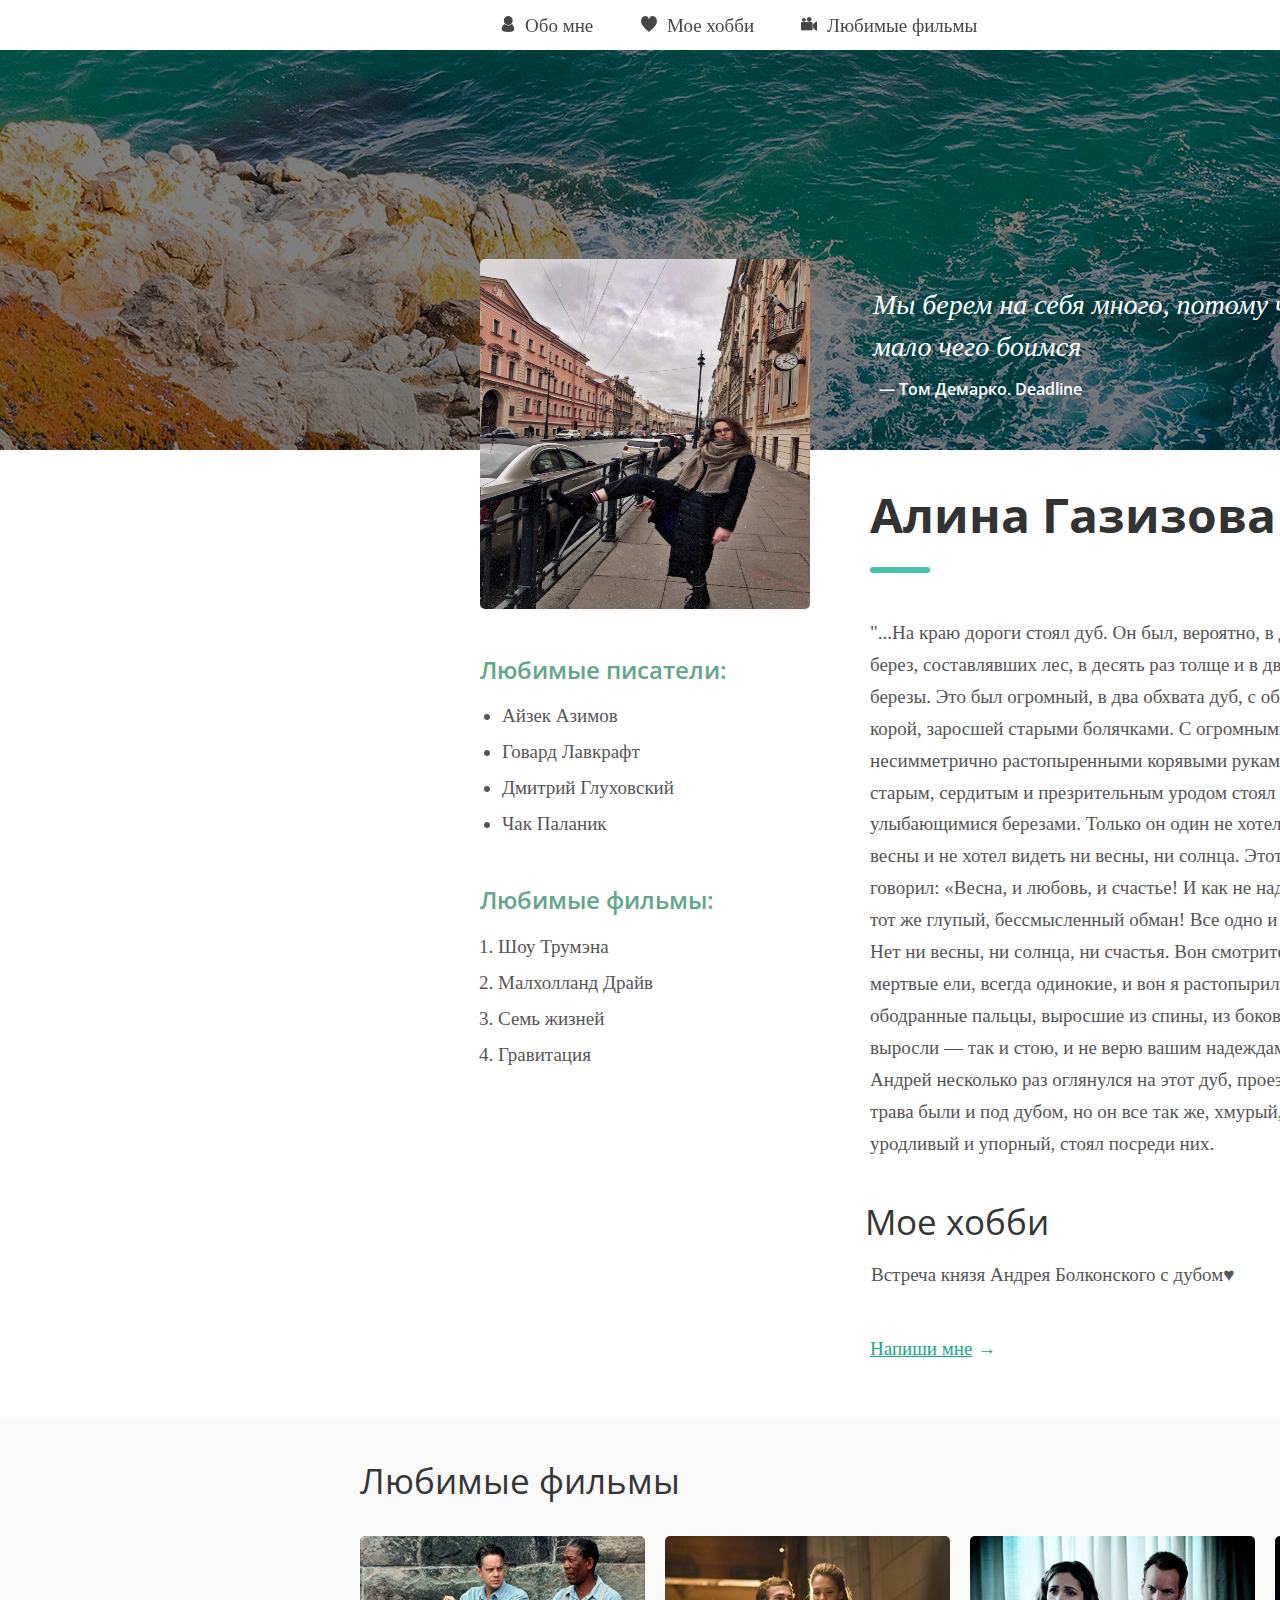
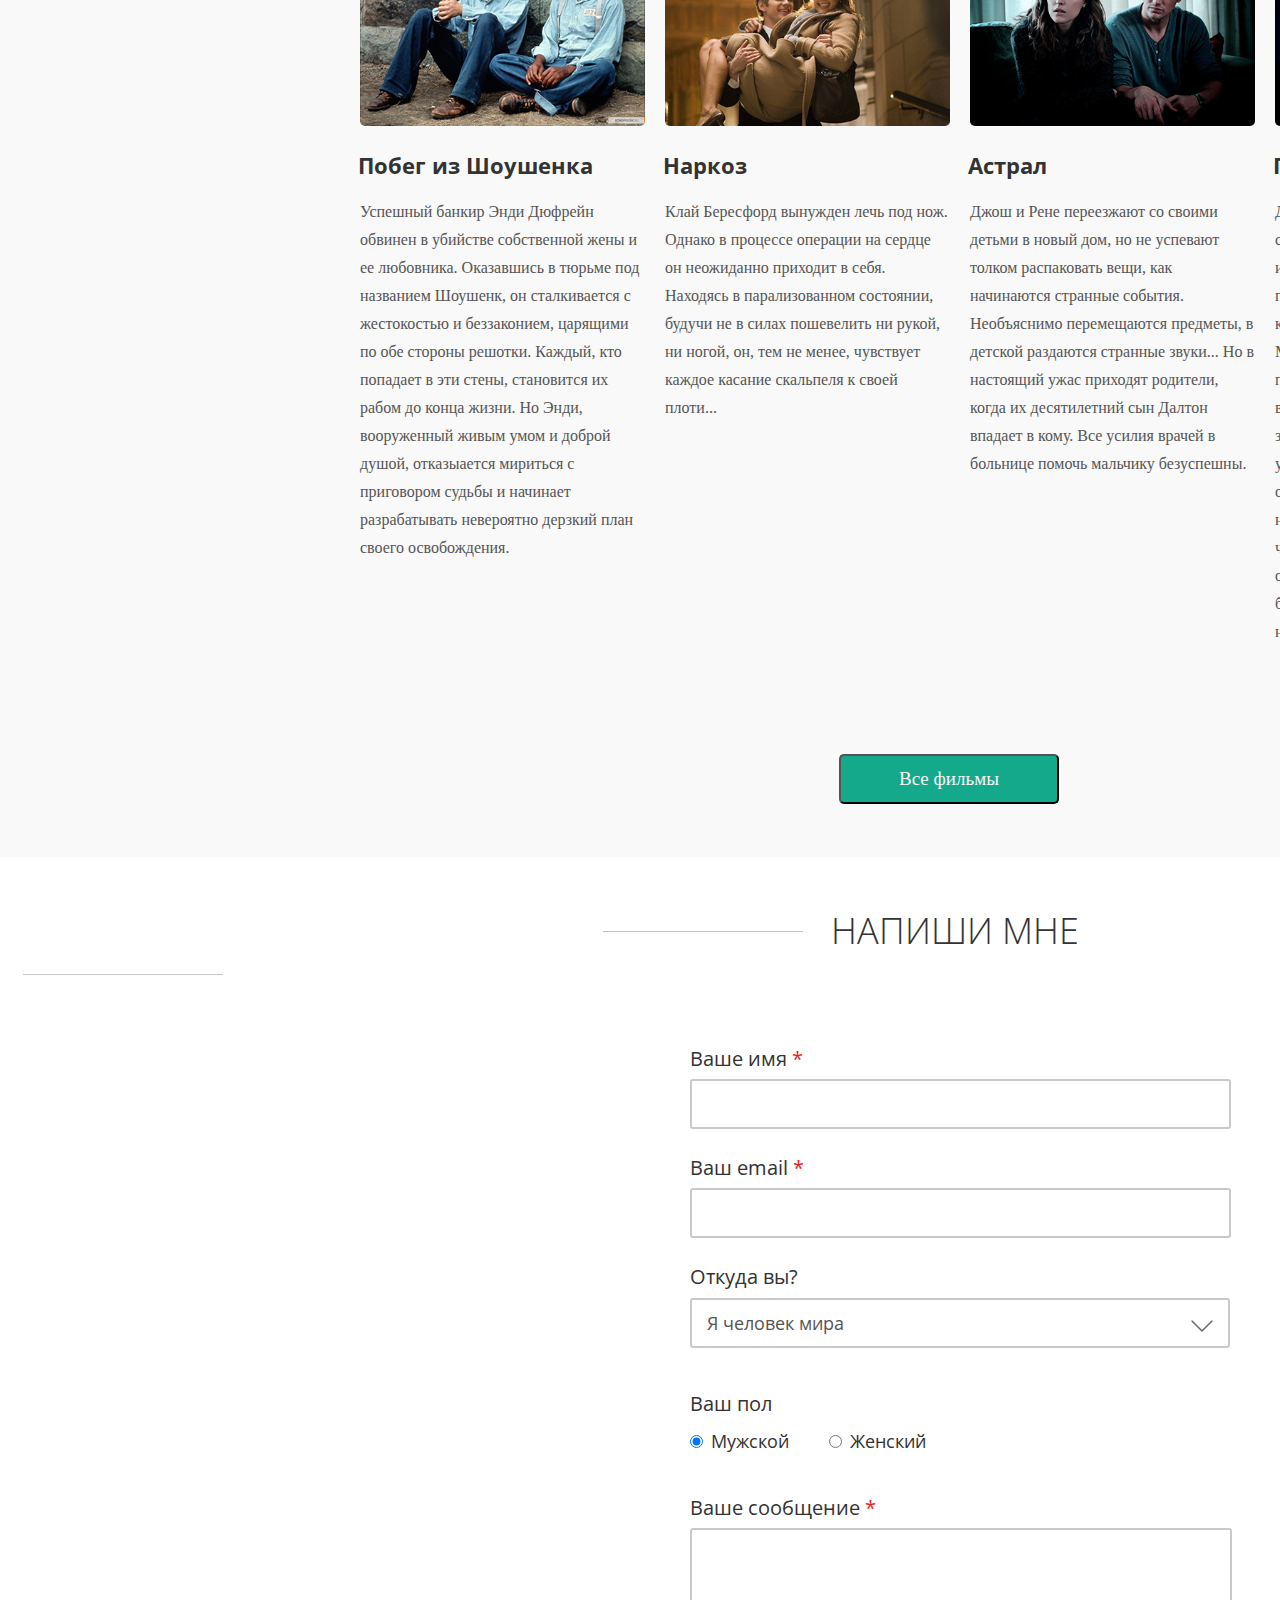
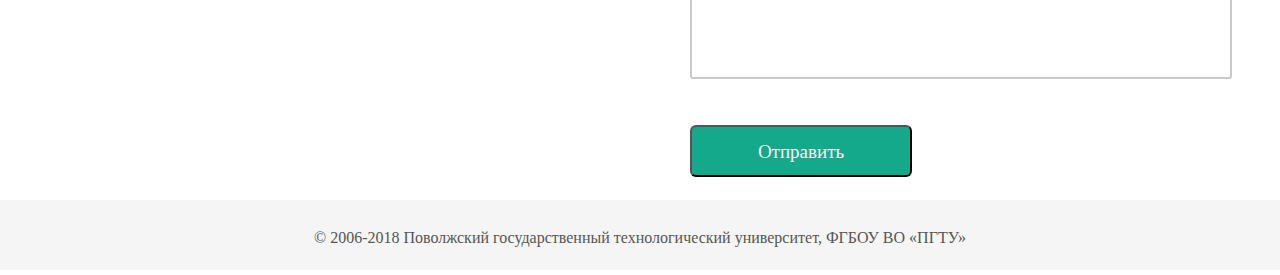
<file: lw6/index.html>
<!DOCTYPE html>
<html lang="ru">
    <head>
      <meta charset="UTF-8" />
      <title>♥Gazizova Alina♥</title>
      <link href="css/style.css" rel="stylesheet" />
      <link href="https://fonts.googleapis.com/css2?family=Open+Sans:ital,wght@0,400;0,600;0,700;1,400&display=swap" rel="stylesheet">
    </head>
    <body>
      <div class="top_menu">
        <div class="div_top_menu div_top_menu_1">
          <a href="#me">
            <span class="top_menu_text div_top_menu_1_icon">Обо мне</span>
          </a>
        </div>
        <div class="div_top_menu div_top_menu_2">
          <a href="#hobby">
            <span class="top_menu_text div_top_menu_2_icon">Мое хобби</span>
          </a>
        </div>
        <div class="div_top_menu div_top_menu_3">
          <a href="#movie">
            <span class="top_menu_text div_top_menu_3_icon">Любимые фильмы</span>
          </a>
        </div>
      </div>
      <div class="clear"></div>
      <div class="wrap_container_1">
        <div class="header">
          <img class="photo" src="images/photo.jpg" alt="Alina" />
          <div class="quote">
            <blockquote>
              Мы берем на себя много, потому что мало чего боимся
            </blockquote>
            <cite>
              — Том Демарко. Deadline
            </cite> 
          </div>
          <h1> Алина Газизова </h1> 
          <div class="splitter"></div>
          <div class="clear"></div>
        </div>
        <div class="left_column">
          <h3 class="list_name authors">Любимые писатели:</h3>
          <ul>
            <li>Айзек Азимов</li>
            <li>Говард Лавкрафт</li>
            <li>Дмитрий Глуховский</li>
            <li>Чак Паланик</li>
          </ul>
          <h3 class="list_name films">Любимые фильмы:</h3>
          <ol>
            <li>Шоу Трумэна</li>
            <li>Малхолланд Драйв</li>
            <li>Семь жизней</li>
            <li>Гравитация</li>
          </ol>
        </div>      
        <div class="right_column">
          <div id="me" class="text main_text">
            <p class="text_1">
              "...На краю дороги стоял дуб. Он был, вероятно, в десять раз старше берез, составлявших лес, в десять раз толще и в два раза выше каждой березы. Это был огромный, в два обхвата дуб, с обломанными суками и корой, заросшей старыми болячками. С огромными, неуклюже, несимметрично растопыренными корявыми руками и пальцами, он старым, сердитым и презрительным уродом стоял между улыбающимися березами. Только он один не хотел подчиниться обаянию весны и не хотел видеть ни весны, ни солнца.
              Этот дуб как будто говорил: «Весна, и любовь, и счастье! И как не надоест вам все один и тот же глупый, бессмысленный обман! Все одно и то же, и все обман! Нет ни весны, ни солнца, ни счастья. Вон смотрите, сидят задавленные мертвые ели, всегда одинокие, и вон я растопырил свои обломанные, ободранные пальцы, выросшие из спины, из боков — где попало. Как выросли — так и стою, и не верю вашим надеждам и обманам».
              Князь Андрей несколько раз оглянулся на этот дуб, проезжая по лесу. Цветы и трава были и под дубом, но он все так же, хмурый, неподвижный, уродливый и упорный, стоял посреди них.
            </p>
          </div>
          <h2>Мое хобби</h2>
          <div id="hobby" class="text common_text">
            <p>
              Встреча князя Андрея Болконского с дубом♥
            </p>
          </div>
          <div class="connect_link">
            <a href="https://vk.com/alino4ka_gazizova">
              <u>Напиши мне</u> →
            </a>
          </div>
        </div>
      </div>
      <div class="clear"></div>
      <div class="back_movie"> 
        <div class="movies">
          <h2>Любимые фильмы</h2>
          <div id="movie" class="movie">
            <img class="movie_image" src="images/movie_one.png" alt="">
            <h3 class="movie_name">Побег из Шоушенка</h3>
            <p class="movie_text">
              Успешный банкир Энди Дюфрейн обвинен в убийстве собственной жены и ее любовника. Оказавшись в тюрьме под названием Шоушенк, он сталкивается с жестокостью и беззаконием, царящими по обе стороны решотки. Каждый, кто попадает в эти стены, становится их рабом до конца жизни. Но Энди, вооруженный живым умом и доброй душой, отказыается мириться с приговором судьбы и начинает разрабатывать невероятно дерзкий план своего освобождения. 
            </p> 
          </div>
          <div class="movie">
            <img class="movie_image" src="images/movie_two.png" alt="">
            <h3 class="movie_name">Наркоз</h3>
            <p class="movie_text">
              Клай Бересфорд вынужден лечь под нож. Однако в процессе операции на сердце он неожиданно приходит в себя. Находясь в парализованном состоянии, будучи не в силах пошевелить ни рукой, ни ногой, он, тем не менее, чувствует каждое касание скальпеля к своей плоти...
            </p> 
          </div>
          <div class="movie">
            <img class="movie_image" src="images/movie_three.png" alt="">
            <h3 class="movie_name">Астрал</h3>
            <p class="movie_text">
              Джош и Рене переезжают со своими детьми в новый дом, но не успевают толком распаковать вещи, как начинаются странные события. Необъяснимо перемещаются предметы, в детской раздаются странные звуки... Но в настоящий ужас приходят родители, когда их десятилетний сын Далтон впадает в кому. Все усилия врачей в больнице помочь мальчику безуспешны. 
            </p> 
          </div>
          <div class="movie_last">
            <img class="movie_image" src="images/movie_four.png" alt="">
            <h3 class="movie_name">Гравитация</h3>
            <p class="movie_text">
              Доктор Райан Стоун, блестящий специалист в области медицинского инжиниринга, отправляется в свою первую космическую миссию под командованием ветерана астронавтики Мэтта Ковальски, для которого этот полет — последний перед отставкой. Но во время, казалось бы, рутинной работы за бортом случается катастрофа.Шаттл уничтожен, а Стоун и Ковальски остаются совершенно одни; они находятся в связке друг с другом, и все, что они могут, — это двигаться по орбите в абсолютно черном пространстве без всякой связи с Землей и какой-либо надежды на спасение.
            </p> 
          </div>
          <button class="button_all_movie">
            <span class="button_all_movie_text">Все фильмы</span>
          </button>
        </div>
      </div>     
    <div class="clear"></div>
    <div class="div_form">
      <div class="line line_right"></div>
      <h2 class="name_div_form">Напиши мне</h2>
      <div class="line line_left"></div> 
      <div class="clear"></div>
      <a id="form"></a>
      <form method="get" action="php/task3.php">
        <span class="field_name">Ваше имя<span class="necessarily"> *</span></span>
        <input class="form_area" type="text" name="first_name" value="" required /> 
        <span class="field_name">Ваш email<span class="necessarily"> *</span></span>
        <input class="form_area" type="email" name="email" required /><span class="field_name">Откуда вы?</span>
        <select class="form_area_select" name="where_are">
          <option class="select_text" value="Американия">Американия</option> 
          <option class="select_text" value="Россия">Россия</option>
          <option class="select_text" value="Германия">Германия</option>
          <option class="select_text" value="Украiна">Украiна</option>
          <option class="select_text" selected value="Я человек мира">Я человек мира</option>
        </select>
        <span class="field_name">Ваш пол</span><br>
        <input class="radio radio_cursor" type="radio" name="gender" value="мужской" id="radio1" checked />
        <label class="label_text radio_cursor" for="radio1">Мужской</label>
        <input class="radio_cursor" type="radio" name="gender" value="женский" id="radio2"/>
        <label class="label_text radio_cursor" for="radio2">Женский</label><br> 
        <span class="field_name">Ваше сообщение<span class="necessarily"> *</span></span>
        <textarea class="textarea_area" name="your_message" required></textarea> 
        <input class="send" type="submit" value="Отправить" />
      </form>  
    </div> 
    <footer>
      <div class="footer_text">
        <p>
          © 2006-2018 Поволжский государственный технологический университет, ФГБОУ ВО «ПГТУ»
        </p>
      </div>
    </footer>
  </body>
</html>
</file>
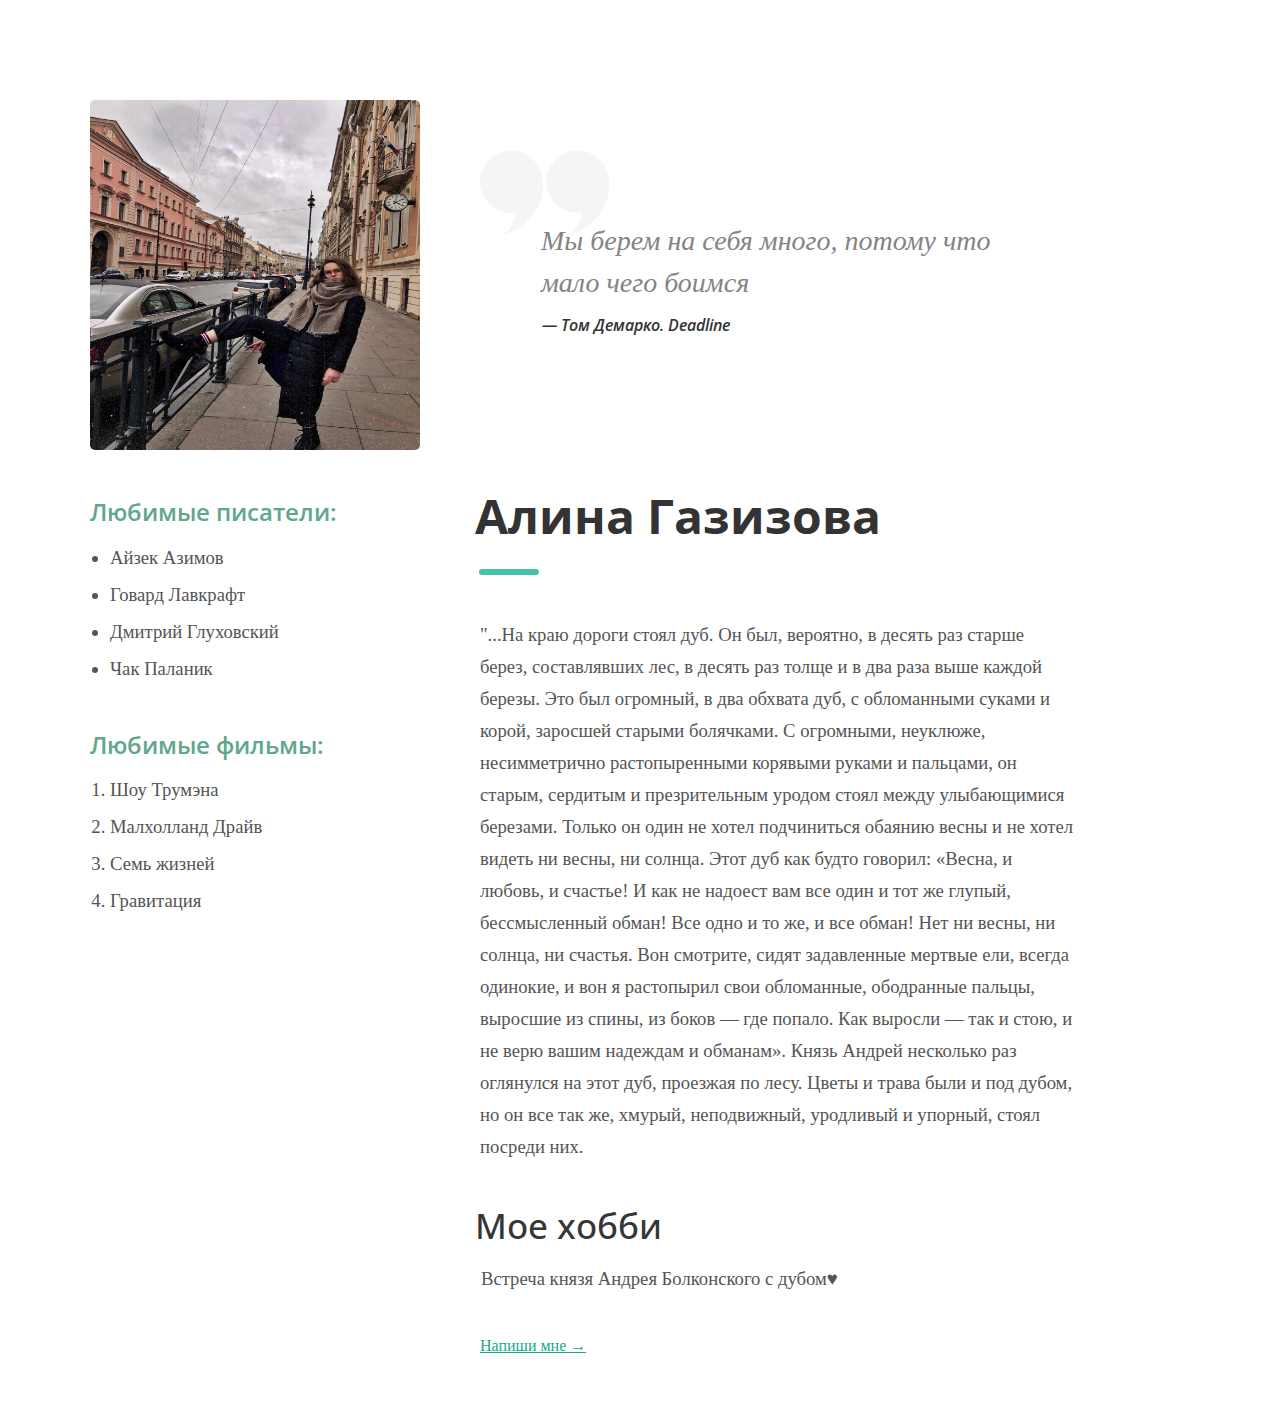
<file: lw5/task1/index.html>
<!DOCTYPE html>
<html lang="ru">
    <head>
        <meta charset="UTF-8" />
        <title>♥Gazizova Alina♥</title>
        <link href="css/style.css" rel="stylesheet" />
        <link href="https://fonts.googleapis.com/css?family=Open+Sans:300,300i,400,400i,600,600i,700,700i,800,800i&display=swap&subset=cyrillic-ext" rel="stylesheet">
    </head>

    <body>
      <div class="wrap_container">
        <div class="header">
          <img class="photo" src="images/photo.jpg" alt="Alina" />
          <div class="quote">
            <blockquote>
              Мы берем на себя много, потому что мало чего боимся
            </blockquote>
            <cite class="author">— Том Демарко. Deadline</cite> 
          </div>
          <div class="clear"></div>
        </div>

        <div class="left_column">
          <div class="authors">Любимые писатели:</div>
          <ul>
            <li>Айзек Азимов</li>
            <li>Говард Лавкрафт</li>
            <li>Дмитрий Глуховский</li>
            <li>Чак Паланик</li>
          </ul>
          <div class="films">Любимые фильмы:</div>
          <ol>
            <li>Шоу Трумэна</li>
            <li>Малхолланд Драйв</li>
            <li>Семь жизней</li>
            <li>Гравитация</li>
          </ol>
        </div>  
        
        <div class="right_column">
          <h1> Алина Газизова </h1>
          <div class="splitter"></div>
          <p class="main_text">
            "...На краю дороги стоял дуб. Он был, вероятно, в десять раз старше берез, составлявших лес, в десять раз толще и в два раза выше каждой березы. Это был огромный, в два обхвата дуб, с обломанными суками и корой, заросшей старыми болячками. С огромными, неуклюже, несимметрично растопыренными корявыми руками и пальцами, он старым, сердитым и презрительным уродом стоял между улыбающимися березами. Только он один не хотел подчиниться обаянию весны и не хотел видеть ни весны, ни солнца.
            Этот дуб как будто говорил: «Весна, и любовь, и счастье! И как не надоест вам все один и тот же глупый, бессмысленный обман! Все одно и то же, и все обман! Нет ни весны, ни солнца, ни счастья. Вон смотрите, сидят задавленные мертвые ели, всегда одинокие, и вон я растопырил свои обломанные, ободранные пальцы, выросшие из спины, из боков — где попало. Как выросли — так и стою, и не верю вашим надеждам и обманам».
            Князь Андрей несколько раз оглянулся на этот дуб, проезжая по лесу. Цветы и трава были и под дубом, но он все так же, хмурый, неподвижный, уродливый и упорный, стоял посреди них.
          </p>
          <h2>Мое хобби</h2>
          <p class="common_text">Встреча князя Андрея Болконского с дубом♥</p>
          <div class="connect_link">
            <a href="https://vk.com/alino4ka_gazizova"> Напиши мне → </a>
          </div>
        </div>
      </div>
    <div class="clear"></div>
  </body>
</html>
</file>
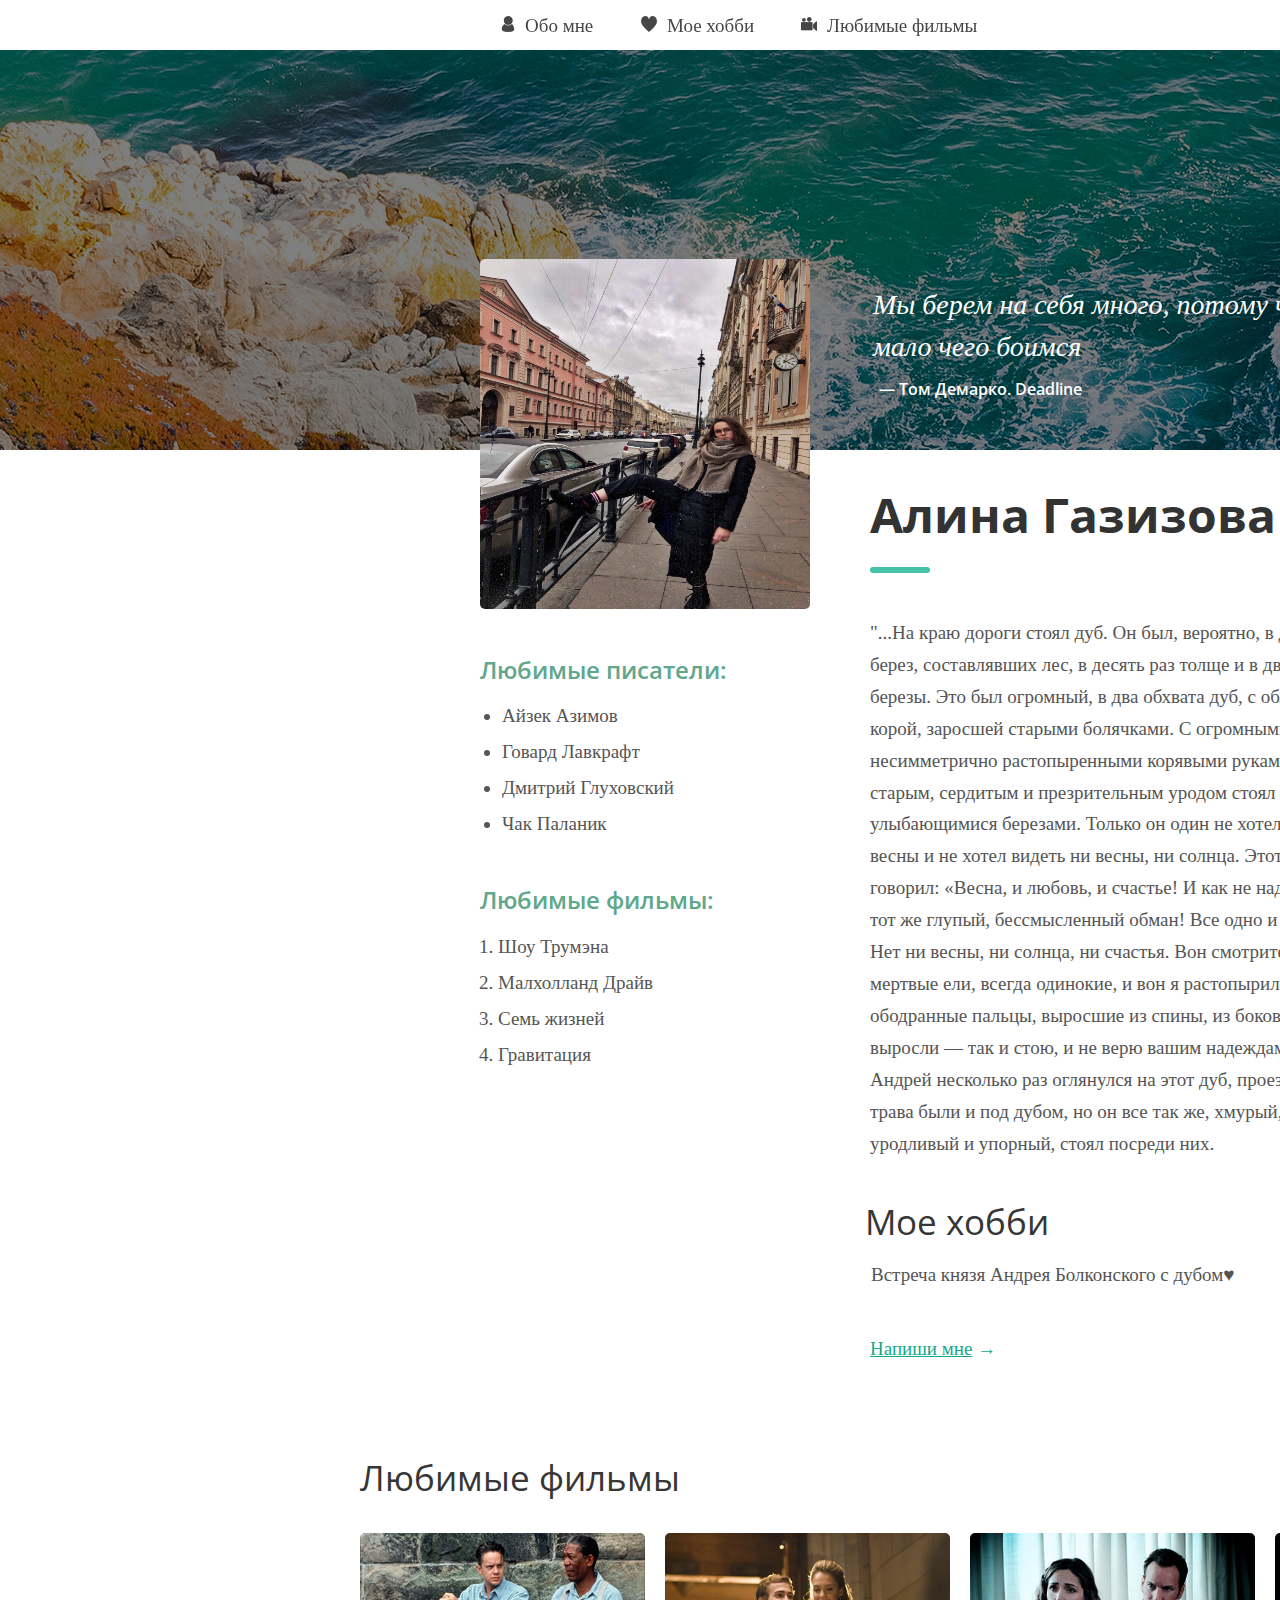
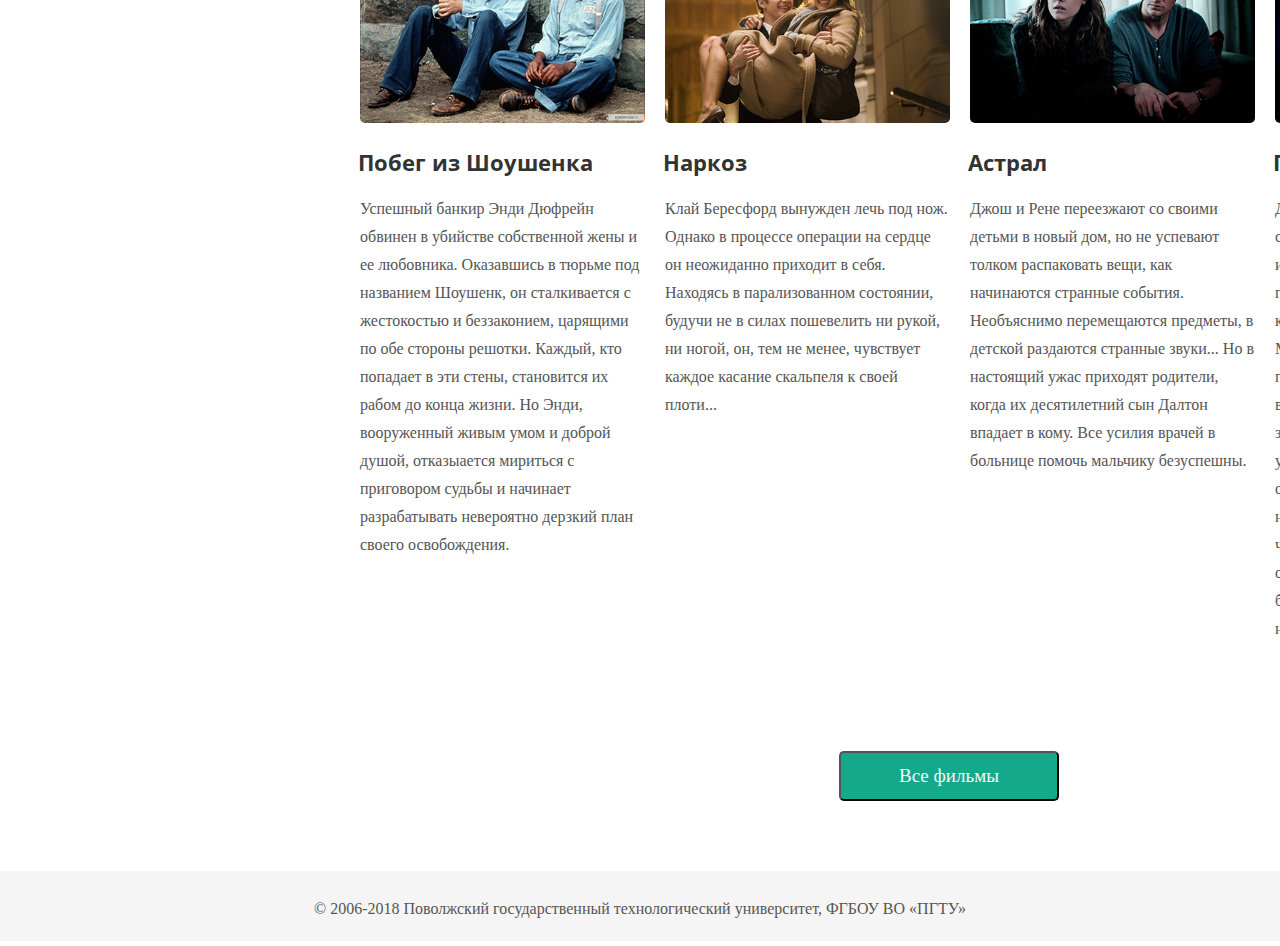
<file: lw5/task2/index.html>
<!DOCTYPE html>
<html lang="ru">
    <head>
      <meta charset="UTF-8" />
      <title>♥Gazizova Alina♥</title>
      <link href="css/style.css" rel="stylesheet" />
      <link href="https://fonts.googleapis.com/css?family=Open+Sans:400,500,600,700&display=swap&subset=cyrillic-ext" rel="stylesheet">
    </head>
    <body>
      <div class="top_menu">
        <div class="div_top_menu div_top_menu_1">
          <a href="#me">
            <span class="top_menu_text div_top_menu_1_icon">Обо мне</span>
          </a>
        </div>
        <div class="div_top_menu div_top_menu_2">
          <a href="#hobby">
            <span class="top_menu_text div_top_menu_2_icon">Мое хобби</span>
          </a>
        </div>
        <div class="div_top_menu div_top_menu_3">
          <a href="#movie">
            <span class="top_menu_text div_top_menu_3_icon">Любимые фильмы</span>
          </a>
        </div>
      </div>
      <div class="clear"></div>
      <div class="wrap_container_1">
        <div class="header">
          <img class="photo" src="images/photo.jpg" alt="Alina" />
          <div class="quote">
            <blockquote>
              Мы берем на себя много, потому что мало чего боимся
            </blockquote>
            <cite>
              — Том Демарко. Deadline
            </cite> 
          </div>
          <h1> Алина Газизова </h1> 
          <div class="splitter"></div>
          <div class="clear"></div>
        </div>
        <div class="left_column">
          <h3 class="list_name authors">Любимые писатели:</h3>
          <ul>
            <li>Айзек Азимов</li>
            <li>Говард Лавкрафт</li>
            <li>Дмитрий Глуховский</li>
            <li>Чак Паланик</li>
          </ul>
          <h3 class="list_name films">Любимые фильмы:</h3>
          <ol>
            <li>Шоу Трумэна</li>
            <li>Малхолланд Драйв</li>
            <li>Семь жизней</li>
            <li>Гравитация</li>
          </ol>
        </div>      
        <div class="right_column">
          <div id=me class="text main_text">
            <p class="text_1">
              "...На краю дороги стоял дуб. Он был, вероятно, в десять раз старше берез, составлявших лес, в десять раз толще и в два раза выше каждой березы. Это был огромный, в два обхвата дуб, с обломанными суками и корой, заросшей старыми болячками. С огромными, неуклюже, несимметрично растопыренными корявыми руками и пальцами, он старым, сердитым и презрительным уродом стоял между улыбающимися березами. Только он один не хотел подчиниться обаянию весны и не хотел видеть ни весны, ни солнца.
              Этот дуб как будто говорил: «Весна, и любовь, и счастье! И как не надоест вам все один и тот же глупый, бессмысленный обман! Все одно и то же, и все обман! Нет ни весны, ни солнца, ни счастья. Вон смотрите, сидят задавленные мертвые ели, всегда одинокие, и вон я растопырил свои обломанные, ободранные пальцы, выросшие из спины, из боков — где попало. Как выросли — так и стою, и не верю вашим надеждам и обманам».
              Князь Андрей несколько раз оглянулся на этот дуб, проезжая по лесу. Цветы и трава были и под дубом, но он все так же, хмурый, неподвижный, уродливый и упорный, стоял посреди них.
            </p>
          </div>
          <h2>Мое хобби</h2>
          <div id=hobby class="text common_text">
            <p>
              Встреча князя Андрея Болконского с дубом♥
            </p>
          </div>
          <div class="connect_link">
            <a href="https://vk.com/alino4ka_gazizova">
              <u>Напиши мне</u> →
            </a>
          </div>
        </div>
      </div>
      <div class="clear"></div> 
        <div id=movie class="movies">
          <h2>Любимые фильмы</h2>
          <div class="movie">
            <img class="movie_image" src="images/movie_one.png" alt="">
            <h3 class="movie_name">Побег из Шоушенка</h3>
            <p class="movie_text">
              Успешный банкир Энди Дюфрейн обвинен в убийстве собственной жены и ее любовника. Оказавшись в тюрьме под названием Шоушенк, он сталкивается с жестокостью и беззаконием, царящими по обе стороны решотки. Каждый, кто попадает в эти стены, становится их рабом до конца жизни. Но Энди, вооруженный живым умом и доброй душой, отказыается мириться с приговором судьбы и начинает разрабатывать невероятно дерзкий план своего освобождения. 
            </p> 
          </div>
          <div class="movie">
            <img class="movie_image" src="images/movie_two.png" alt="">
            <h3 class="movie_name">Наркоз</h3>
            <p class="movie_text">
              Клай Бересфорд вынужден лечь под нож. Однако в процессе операции на сердце он неожиданно приходит в себя. Находясь в парализованном состоянии, будучи не в силах пошевелить ни рукой, ни ногой, он, тем не менее, чувствует каждое касание скальпеля к своей плоти...
            </p> 
          </div>
          <div class="movie">
            <img class="movie_image" src="images/movie_three.png" alt="">
            <h3 class="movie_name">Астрал</h3>
            <p class="movie_text">
              Джош и Рене переезжают со своими детьми в новый дом, но не успевают толком распаковать вещи, как начинаются странные события. Необъяснимо перемещаются предметы, в детской раздаются странные звуки... Но в настоящий ужас приходят родители, когда их десятилетний сын Далтон впадает в кому. Все усилия врачей в больнице помочь мальчику безуспешны. 
            </p> 
          </div>
          <div class="movie_last">
            <img class="movie_image" src="images/movie_four.png" alt="">
            <h3 class="movie_name">Гравитация</h3>
            <p class="movie_text">
              Доктор Райан Стоун, блестящий специалист в области медицинского инжиниринга, отправляется в свою первую космическую миссию под командованием ветерана астронавтики Мэтта Ковальски, для которого этот полет — последний перед отставкой. Но во время, казалось бы, рутинной работы за бортом случается катастрофа.Шаттл уничтожен, а Стоун и Ковальски остаются совершенно одни; они находятся в связке друг с другом, и все, что они могут, — это двигаться по орбите в абсолютно черном пространстве без всякой связи с Землей и какой-либо надежды на спасение.
            </p> 
          </div>
          <button class="button_all_movie">
            <span class="button_all_movie_text">Все фильмы</span>
          </button>
        </div>   
    <div class="clear"></div> 
    <footer>
      <div class="footer_text">
        <p>
          © 2006-2018 Поволжский государственный технологический университет, ФГБОУ ВО «ПГТУ»
        </p>
      </div>
    </footer>
  </body>
</html>
</file>
<file: lw6/css/style.css>
*
{
    margin: 0;
    padding: 0;

}

body
{ 
    background: url("../images/background.png") no-repeat;
    background-position-y: 50px;
}

.div_top_menu
{
    height: 50px;
    background-color: #fff;
    border: 0px;
    filter: brightness(100%);
    float: left;
}

.div_top_menu a
{
    display: block;
    height: 100%
}

.div_top_menu a .href
{
    display: block;
    height: 100%
}

.div_top_menu:hover
{
    height: 50px;
    border: 0px;
    background-color: #15a98c;
}

.div_top_menu_1
{
    width: 140px; 
}

.div_top_menu_1_icon:before
{
    content: url("../images/about_me_icon.png");
    float: left;
    margin-right: 10px;
    margin-left: 21px;
}

.div_top_menu_2
{
    width: 160px;
}

.div_top_menu_2_icon:before
{
    content: url("../images/hobby_icon.png");
    float: left;
    margin-right: 10px;
    margin-left: 21px;
}

.div_top_menu_3
{
    width: 240px;
}

.div_top_menu_3_icon:before
{
    content: url("../images/favorite_movies_icon.png");
    float: left;
    margin-right: 10px;
    margin-left: 21px;
}

.top_menu
{
    margin-left: 480px;
    height: 50px;
}

.top_menu_text
{
    font: 19px/1.68 "Georgia"; 
    color: #464646;
    margin-top: 10px;
}

.div_top_menu:hover .top_menu_text
{
    font: 19px/1.68 "Georgia"; 
    color: #fff;
}

.div_top_menu:hover .div_top_menu_1_icon
{
    filter: brightness(10);
}    

.div_top_menu:hover .div_top_menu_2_icon
{
    filter: brightness(10);
}   

.div_top_menu:hover .div_top_menu_3_icon
{
    filter: brightness(10);
}

.wrap_container_1
{
    width: 1100px;
    height: 1050px;
    margin-top: 205px;
    margin-left: 480px;
}

.header
{
    margin-top: 192px;
}

.photo
{
    width: 330px;
    height: 350px;
    border-radius: 5px;
    float: left;
    margin-top: 4px;
}

.quote
{
    float: left;
    width: 670px;
    height: 150px;
    margin-left: 63px;
    margin-top: 27px;
    margin-bottom: 62px;
}

blockquote 
{
    margin-top: 2px;
    margin-left: 0px;
    width: 500px;
    color: #ffffff;
    font: italic 28px/1.5 "Georgia";  
}

cite
{
    margin-top: 60px;
    margin-left: 6px;
    color: #ffffff;
    font: 600 16px/2.63 "Open Sans", sans-serif;
    margin-bottom: 100px; 
}

.clear
{
    clear: both;
}

.left_column
{
    float: left;
    width: 330px;
    margin-top: 5px;
}

.list_name
{
    color: #61a78c;
    font: 600 24px "Open Sans";
}

.authors
{
    margin-top: 39px;
}

.films
{
    margin-top: 48px;
}

ul
{
    margin: 20px;
    padding: 0;
    margin-top: 19px;
}

ol
{
    margin-left: 16px;
    margin-top: 20px;
}

li 
{
    color: #555555;
    margin-top: 14px;
    margin-left: 2px;
    font: 400 19px/1.16 Georgia;
}

.right_column 
{
    float: left;
    margin-left: 55px;
    margin-top: -210px;
    width: 600px;    
}

h1 
{
    margin-top: 95px;
    margin-left: 390px;
    margin-bottom: 25px;
    color: #333333;
    font: 700 48px/0.88 "Open Sans";
}

.splitter 
{
    height: 6px;
    width: 60px;
    border-radius: 3px;
    background-color: #45c3aa;
    margin-top: 31px;
    margin-left: 390px;
}

.text
{
    color: #555555;
    font: 19px/1.68 Georgia;
}

.text_1
{
    margin-top: -12px;
}

.main_text
{
    margin-left: 5px;
    margin-top: 230px;    
}

h2 
{
    margin-top: 60px;
    color: #363636;
    font: 400 35px/0.19 "Open Sans";
}

.common_text 
{
    margin-left: 6px;
    font: 19px/1.68 Georgia;
    margin-top: 33px;
}

a
{
    color: #15a98b;
    font: 19px/1.68 Georgia;    
    text-decoration: none;
    margin-top: 10px;
}

.connect_link 
{
    margin-top: 42px;
    margin-left: 5px;
    float: left;
}

.link
{
    text-decoration: underline;
    display: inline-block;
}

.back_movie
{
    width: 1920px;
    height: 1040px;
    background-color: #f9f9f9;
    margin-top: -46px; 
}

.movies
{
    width: 1200px;
    margin-left: 360px;
    margin-top: 98px;
    padding-top: 1px;
}

.movie
{
    margin-top: 45px;
    width: 285px;
    float: left;
    margin-right: 20px;
}

.movie_last
{
    margin-top: 45px;
    width: 285px;
    float: left;
}

.movie_image
{
    border-radius: 5px;
    width: 285px;
    height: 190px;    
    margin-top: 6px;
}

.movie_name
{
    color: #333333;
    margin-top: 20px;
    margin-left: -2px;
    font: 700 22px/1.45 "Open Sans";
}

.movie_text
{
    width: 285px;
    height: 565px;
    color: #555555;
    margin-top: 17px;
    font: 16px/1.75 "Georgia";
}

.button_all_movie
{
    border-radius: 5px;
    margin-left: 479px;
    margin-top: -9px; 
    width: 220px;
    height: 50px;
    background-color: #15a98c;
}

.button_all_movie:hover
{
    width: 220px;
    height: 50px;
    border-radius: 5px;
    background-color: #098d71; 
    margin-left: 479px;
    margin-top: -9px;       
}

.button_all_movie_text
{
    color: #f5f5f5;
    font: 19px/1.68 "Georgia";
    margin-top: 3px;
}

.div_form
{
    height: 873px;
    margin-top: 52px;
}

.line
{
    height: 1px;
    width: 200px;
    background-color: #c4c4c4;
    margin-top: 22px;
    float: left; 
}

.line_right
{
    margin-left: 603px;
    float: left;
}

.name_div_form
{
    color: #333333;
    font: 300 36px/1.2 "Open Sans";
    float: left;
    margin-left: 28px;
    text-transform: uppercase;
    margin-top: 0px;
}

.line_left
{
    margin-left: 23px;
}

form
{
    width: 540px;
    margin-top: 68px;
    margin-left: 690px;
}

.form_area
{
    width: 537px;
    height: 46px;
    color: #555555;
    font: 400 18px/1.78 "Open Sans";
    border-radius: 3px;
    text-indent: 20px;
    border: 2px solid #c9c9c9;
    margin-bottom: 23px;
    margin-top: 4px;

}

.form_area:focus
{
    border: 2px solid #15a98c; 
}

.form_area_select
{
    width: 540px;
    height: 50px;
    color: #555555;
    font: 400 18px/1.78 "Open Sans";
    border-radius: 3px;  
    margin-bottom: 40px;
    margin-top: 5px;
    text-indent: 15px;
    -webkit-appearance: none;
    -moz-appearance: none;
    appearance: none;
    background: url("../images/arrow.png") no-repeat;
    background-position-x: 499px;  
    background-position-y: 20px;
    border: 2px solid #c9c9c9;
}

.form_area_select:focus
{
    border: 2px solid #15a98c;
}

.select_text
{
    color: #555555;
    font: 400 18px/1.78 "Open Sans";
}

.field_name
{
    color: #333333;
    font: 400 20px/1.6 "Open Sans";
    margin-top: 25px;
    margin-bottom: 2px;
    clear: left;
}

.radio
{
    margin-bottom: 44px;
    margin-top: 15px;
}

.radio_cursor
{
    cursor: pointer;
}   
    
.label_text
{
    color: #333333;
    font: 400 18px/1.78 "Open Sans";
    margin-right: 36px;
    margin-left: 4px;
}

.textarea_area
{
    width: 538px;
    height: 147px;
    border-radius: 3px;
    resize: none;
    margin-bottom: 45px;
    margin-top: 4px;
    border: 2px solid #c9c9c9;
    text-indent: 20px;
    font: 400 18px/1.78 "Open Sans";
    color: #555555;
}

.textarea_area:focus
{
    border: 2px solid #15a98c;
}

.necessarily
{
    color: #ef1818;
}

.send
{
    width: 222px;
    height: 52px;
    border-radius: 6px;
    background-color: #15a98c;
    color: #f5f5f5;
    font: 19px/1 "Georgia";
    margin-top: -3px;
}

footer
{
    background-color: #f5f5f5;
    margin-top: 88px;
    height: 70px;  
}

.footer_text
{
    color: #555555;
    vertical-align: middle;
    text-align: center;
    margin-top: -70px;
    font: 16px/4.69 "Georgia";
}
</file>
<file: lw5/task1/css/style.css>
*
{
    margin: 0;
    padding: 0;
}

.wrap_container
{
    width: 1100px;
    margin: auto;
}

.header
{
    margin-top: 100px;
}

.photo
{
    width: 330px;
    height: 350px;
    border-radius: 5px;
    float: left;
}

.quote
{
    float: left;
    background: url("../images/quotes.png") no-repeat;
    width: 670px;
    height: 270px;
    margin-left: 60px;
    margin-top: 50px;
}

blockquote 
{
    margin-top: 70px;
    margin-left: 61px;
    width: 500px;
    font-size: 28px;
    line-height: 42px;
    color: #848484;
    font-family: "Georgia";
    font-style: italic;
}

.author
{
    margin-top: 1px;
    margin-left: 62px;
    font-size: 16px;
    line-height: 42px;
    color: #333333;
    font-family: "Open Sans";
    font-weight: 600;
}

.clear
{
    clear: both;
}

.left_column
{
    float: left;
    width: 330px;
    margin-top: 5px;
}

.authors
{
    color: #61a78c;
    margin-top: 40px;
    font: 600 18pt "Open Sans";    
}

.films
{
    color: #61a78c;
    margin-top: 48px;
    font: 600 18pt "Open Sans";
}

ul
{
    margin: 20px;
    padding: 0;
    margin-top: 19px;
}

ol
{
    margin-left: 20px;
    margin-top: 18px;
}

li 
{
    color: #555555;
    margin-top: 15px;
    font: 400 14pt Georgia;
}

.right_column 
{
    float: left;
    margin-left: 55px;
    margin-top: -50px;
    width: 600px;
    
}

h1 
{
    margin-top: 95px;
    font-size: 48px;
    line-height: 42px;
    color: #333333;
    font-family: "Open Sans";
    font-weight: 700;
}

.splitter 
{
    height: 6px;
    width: 60px;
    border-radius: 3px;
    background-color: #45c3aa;
    margin-top: 32px;
    margin-left: 4px;
}

.main_text
{
    color: #555555;
    margin-left: 5px;
    font: 14pt/24pt Georgia;
    margin-top: 44px;    
}

h2 
{
    margin-top: 60px;
    color: #363636;
    font: 500 26pt/5pt "Open Sans";
}

.common_text 
{
    color: #555555;
    margin-left: 6px;
    font: 14pt/24pt Georgia;
    margin-top: 33px;
}

a
{
    color: #15a98b;
    font:  19px, 32px,"Georgia";
}

.connect_link 
{
    margin-top: 42px;
    margin-left: 5px;
    margin-bottom: 50px;
}
</file>
<file: lw5/task2/css/style.css>
*
{
    margin: 0;
    padding: 0;

}

body
{ 
    background: url("../images/background.png") no-repeat;
    background-position-y: 50px;
}

.div_top_menu
{
    height: 50px;
    background-color: #fff;
    border: 0px;
    filter: brightness(100%);
    float: left;
}

.div_top_menu a
{
    display: block;
    height: 100%
}

.div_top_menu a .href
{
    display: block;
    height: 100%
}

.div_top_menu:hover
{
    height: 50px;
    border: 0px;
    background-color: #15a98c;
}

.div_top_menu_1
{
    width: 140px; 
}

.div_top_menu_1_icon:before
{
    content: url("../images/about_me_icon.png");
    float: left;
    margin-right: 10px;
    margin-left: 21px;
}

.div_top_menu_2
{
    width: 160px;
}

.div_top_menu_2_icon:before
{
    content: url("../images/hobby_icon.png");
    float: left;
    margin-right: 10px;
    margin-left: 21px;
}

.div_top_menu_3
{
    width: 240px;
}

.div_top_menu_3_icon:before
{
    content: url("../images/favorite_movies_icon.png");
    float: left;
    margin-right: 10px;
    margin-left: 21px;
}

.top_menu
{
    margin-left: 480px;
    height: 50px;
}

.top_menu_text
{
    font: 19px/1.68 "Georgia"; 
    color: #464646;
    margin-top: 10px;
}

.div_top_menu:hover .top_menu_text
{
    font: 19px/1.68 "Georgia"; 
    color: #fff;
}

.div_top_menu:hover .div_top_menu_1_icon
{
    filter: brightness(10);
}    

.div_top_menu:hover .div_top_menu_2_icon
{
    filter: brightness(10);
}   

.div_top_menu:hover .div_top_menu_3_icon
{
    filter: brightness(10);
}

.wrap_container_1
{
    width: 1100px;
    margin-top: 205px;
    margin-left: 480px;
}

.header
{
    margin-top: 192px;
}

.photo
{
    width: 330px;
    height: 350px;
    border-radius: 5px;
    float: left;
    margin-top: 4px;
}

.quote
{
    float: left;
    width: 670px;
    height: 150px;
    margin-left: 63px;
    margin-top: 27px;
    margin-bottom: 62px;
}

blockquote 
{
    margin-top: 2px;
    margin-left: 0px;
    width: 500px;
    color: #ffffff;
    font: italic 28px/1.5 "Georgia";  
}

cite
{
    margin-top: 60px;
    margin-left: 6px;
    color: #ffffff;
    font: 600 16px/2.63 "Open Sans", sans-serif;
    margin-bottom: 100px; 
}

.clear
{
    clear: both;
}

.left_column
{
    float: left;
    width: 330px;
    margin-top: 5px;
}

.list_name
{
    color: #61a78c;
    font: 600 24px "Open Sans";
}

.authors
{
    margin-top: 39px;
}

.films
{
    margin-top: 48px;
}

ul
{
    margin: 20px;
    padding: 0;
    margin-top: 19px;
}

ol
{
    margin-left: 16px;
    margin-top: 20px;
}

li 
{
    color: #555555;
    margin-top: 14px;
    margin-left: 2px;
    font: 400 19px/1.16 Georgia;
}

.right_column 
{
    float: left;
    margin-left: 55px;
    margin-top: -210px;
    width: 600px;   
}

h1 
{
    margin-top: 95px;
    margin-left: 390px;
    margin-bottom: 25px;
    color: #333333;
    font: 700 48px/0.88 "Open Sans";
}

.splitter 
{
    height: 6px;
    width: 60px;
    border-radius: 3px;
    background-color: #45c3aa;
    margin-top: 31px;
    margin-left: 390px;
}

.text
{
    color: #555555;
    font: 19px/1.68 Georgia;
}

.text_1
{
    margin-top: -12px;
}

.main_text
{
    margin-left: 5px;
    margin-top: 230px;    
}

h2 
{
    margin-top: 60px;
    color: #363636;
    font: 400 35px/0.19 "Open Sans";
}

.common_text 
{
    margin-left: 6px;
    font: 19px/1.68 Georgia;
    margin-top: 33px;
}

a
{
    color: #15a98b;
    font: 19px/1.68 Georgia;    
    text-decoration: none;
    margin-top: 10px;
}

.connect_link 
{
    margin-top: 42px;
    margin-left: 5px;
    float: left;
}

.link
{
    text-decoration: underline;
    display: inline-block;
}

.movies
{
    width: 1200px;
    margin-left: 360px;
    margin-top: 110px;
}

.movie
{
    margin-top: 45px;
    width: 285px;
    float: left;
    margin-right: 20px;
}

.movie_last
{
    margin-top: 45px;
    width: 285px;
    float: left;
}

.movie_image
{
    border-radius: 5px;
    width: 285px;
    height: 190px;    
    margin-top: 6px;
}

.movie_name
{
    color: #333333;
    margin-top: 20px;
    margin-left: -2px;
    font: 700 22px/1.45 "Open Sans";
}

.movie_text
{
    width: 285px;
    height: 565px;
    color: #555555;
    margin-top: 17px;
    font: 16px/1.75 "Georgia";
}

.button_all_movie
{
    border-radius: 5px;
    margin-left: 479px;
    margin-top: -9px; 
    width: 220px;
    height: 50px;
    background-color: #15a98c;
}

.button_all_movie:hover
{
    width: 220px;
    height: 50px;
    border-radius: 5px;
    background-color: #098d71; 
    margin-left: 479px;
    margin-top: -9px;       
}

.button_all_movie_text
{
    color: #f5f5f5;
    font: 19px/1.68 "Georgia";
    margin-top: 3px;
}

footer
{
    background-color: #f5f5f5;
    margin-top: 140px;
    height: 70px;
    
}

.footer_text
{    
    color: #555555;
    vertical-align: middle;
    text-align: center;
    margin-top: -70px;
    font: 16px/4.69 "Georgia";
}
</file>
